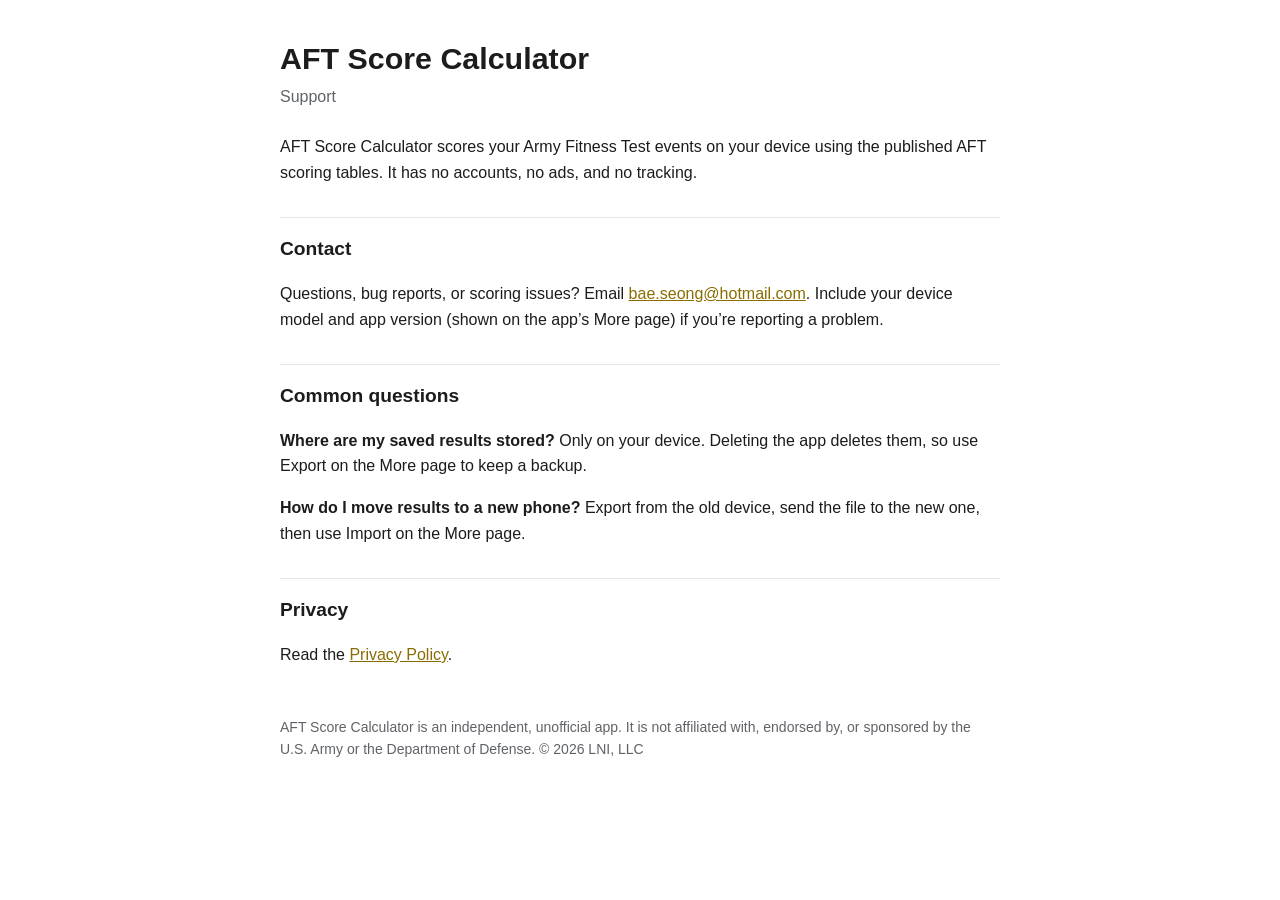
<file: index.html>
<!doctype html>
<html lang="en"><head><meta charset="utf-8"><meta name="viewport" content="width=device-width,initial-scale=1">
<title>AFT Score Calculator Support</title><link rel="stylesheet" href="style.css"></head>
<body><main>
<h1>AFT Score Calculator</h1>
<p class="meta">Support</p>
<p>AFT Score Calculator scores your Army Fitness Test events on your device using the published AFT scoring tables. It has no accounts, no ads, and no tracking.</p>
<h2>Contact</h2>
<p>Questions, bug reports, or scoring issues? Email <a href="mailto:bae.seong@hotmail.com">bae.seong@hotmail.com</a>. Include your device model and app version (shown on the app’s More page) if you’re reporting a problem.</p>
<h2>Common questions</h2>
<p><strong>Where are my saved results stored?</strong> Only on your device. Deleting the app deletes them, so use Export on the More page to keep a backup.</p>
<p><strong>How do I move results to a new phone?</strong> Export from the old device, send the file to the new one, then use Import on the More page.</p>
<h2>Privacy</h2>
<p>Read the <a href="privacy/">Privacy Policy</a>.</p>
<footer>AFT Score Calculator is an independent, unofficial app. It is not affiliated with, endorsed by, or sponsored by the U.S. Army or the Department of Defense. © 2026 LNI, LLC</footer>
</main></body></html>
</file>
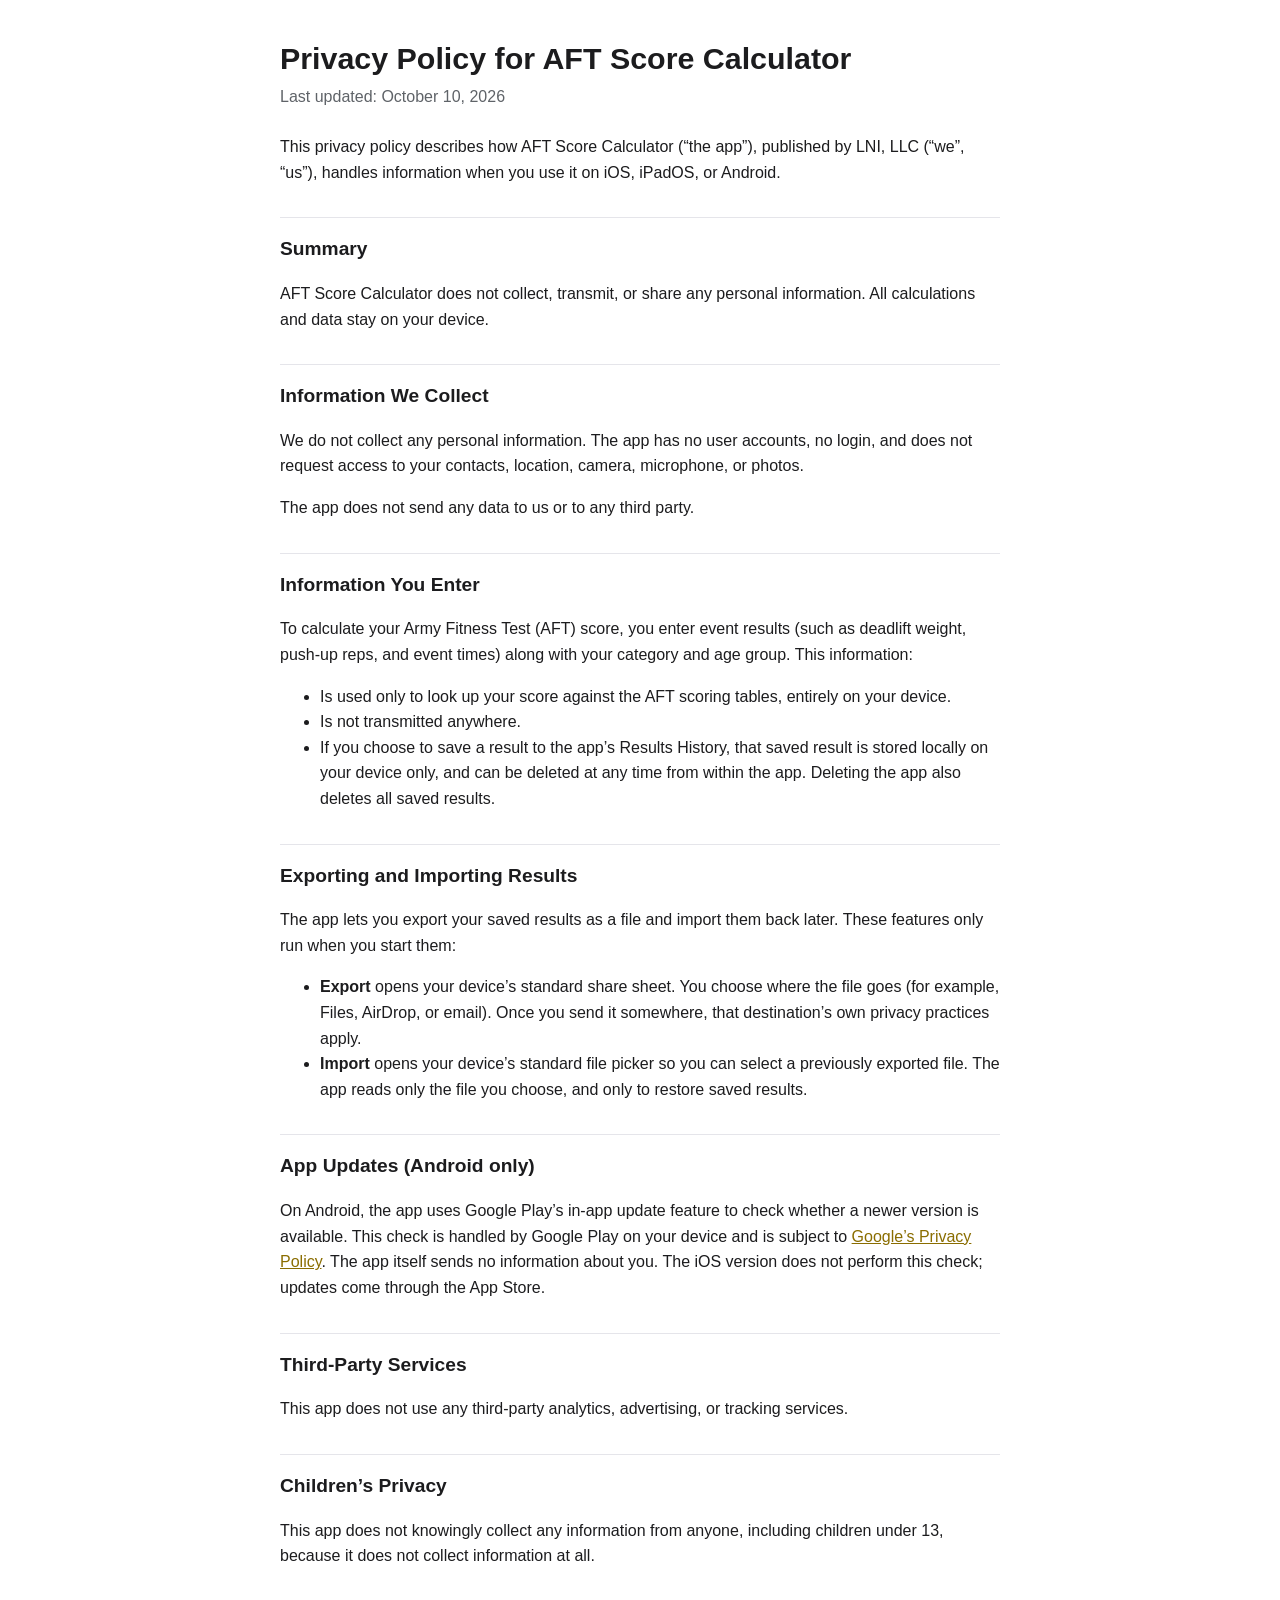
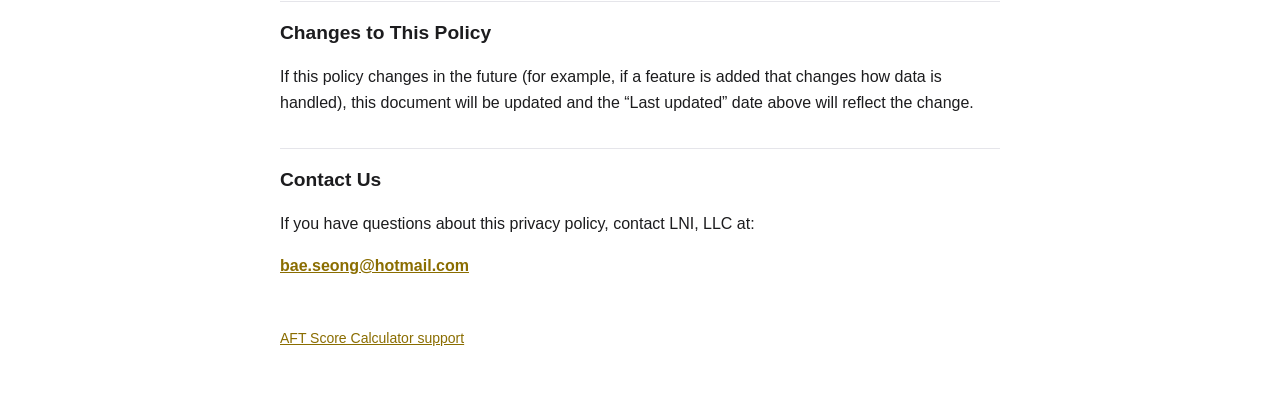
<file: privacy/index.html>
<!doctype html>
<html lang="en"><head><meta charset="utf-8"><meta name="viewport" content="width=device-width,initial-scale=1">
<title>Privacy Policy – AFT Score Calculator</title><link rel="stylesheet" href="../style.css"></head>
<body><main>
<h1>Privacy Policy for AFT Score Calculator</h1>
<p class="meta">Last updated: October 10, 2026</p>
<p>This privacy policy describes how AFT Score Calculator (“the app”), published by LNI, LLC (“we”, “us”), handles information when you use it on iOS, iPadOS, or Android.</p>
<h2>Summary</h2>
<p>AFT Score Calculator does not collect, transmit, or share any personal information. All calculations and data stay on your device.</p>
<h2>Information We Collect</h2>
<p>We do not collect any personal information. The app has no user accounts, no login, and does not request access to your contacts, location, camera, microphone, or photos.</p>
<p>The app does not send any data to us or to any third party.</p>
<h2>Information You Enter</h2>
<p>To calculate your Army Fitness Test (AFT) score, you enter event results (such as deadlift weight, push-up reps, and event times) along with your category and age group. This information:</p>
<ul>
<li>Is used only to look up your score against the AFT scoring tables, entirely on your device.</li>
<li>Is not transmitted anywhere.</li>
<li>If you choose to save a result to the app’s Results History, that saved result is stored locally on your device only, and can be deleted at any time from within the app. Deleting the app also deletes all saved results.</li>
</ul>
<h2>Exporting and Importing Results</h2>
<p>The app lets you export your saved results as a file and import them back later. These features only run when you start them:</p>
<ul>
<li><strong>Export</strong> opens your device’s standard share sheet. You choose where the file goes (for example, Files, AirDrop, or email). Once you send it somewhere, that destination’s own privacy practices apply.</li>
<li><strong>Import</strong> opens your device’s standard file picker so you can select a previously exported file. The app reads only the file you choose, and only to restore saved results.</li>
</ul>
<h2>App Updates (Android only)</h2>
<p>On Android, the app uses Google Play’s in-app update feature to check whether a newer version is available. This check is handled by Google Play on your device and is subject to <a href="https://policies.google.com/privacy">Google’s Privacy Policy</a>. The app itself sends no information about you. The iOS version does not perform this check; updates come through the App Store.</p>
<h2>Third-Party Services</h2>
<p>This app does not use any third-party analytics, advertising, or tracking services.</p>
<h2>Children’s Privacy</h2>
<p>This app does not knowingly collect any information from anyone, including children under 13, because it does not collect information at all.</p>
<h2>Changes to This Policy</h2>
<p>If this policy changes in the future (for example, if a feature is added that changes how data is handled), this document will be updated and the “Last updated” date above will reflect the change.</p>
<h2>Contact Us</h2>
<p>If you have questions about this privacy policy, contact LNI, LLC at:</p>
<p><strong><a href="mailto:bae.seong@hotmail.com">bae.seong@hotmail.com</a></strong></p>
<footer><a href="../">AFT Score Calculator support</a></footer>
</main></body></html>
</file>
<file: style.css>
:root{--bg:#ffffff;--fg:#1c1c1e;--muted:#5f6368;--accent:#8a6d00;--rule:#e5e5ea}
@media (prefers-color-scheme:dark){:root{--bg:#121212;--fg:#ececec;--muted:#a0a0a5;--accent:#ffcc01;--rule:#2c2c2e}}
body{margin:0;background:var(--bg);color:var(--fg);font:16px/1.6 -apple-system,BlinkMacSystemFont,"Segoe UI",Roboto,sans-serif}
main{max-width:720px;margin:0 auto;padding:40px 16px 64px}
h1{font-size:1.9rem;line-height:1.2;margin:0 0 8px}
h2{font-size:1.2rem;margin:32px 0 8px;padding-top:16px;border-top:1px solid var(--rule)}
.meta{color:var(--muted);margin:0 0 24px}
a{color:var(--accent)}
footer{color:var(--muted);font-size:.875rem;margin-top:48px}
</file>
